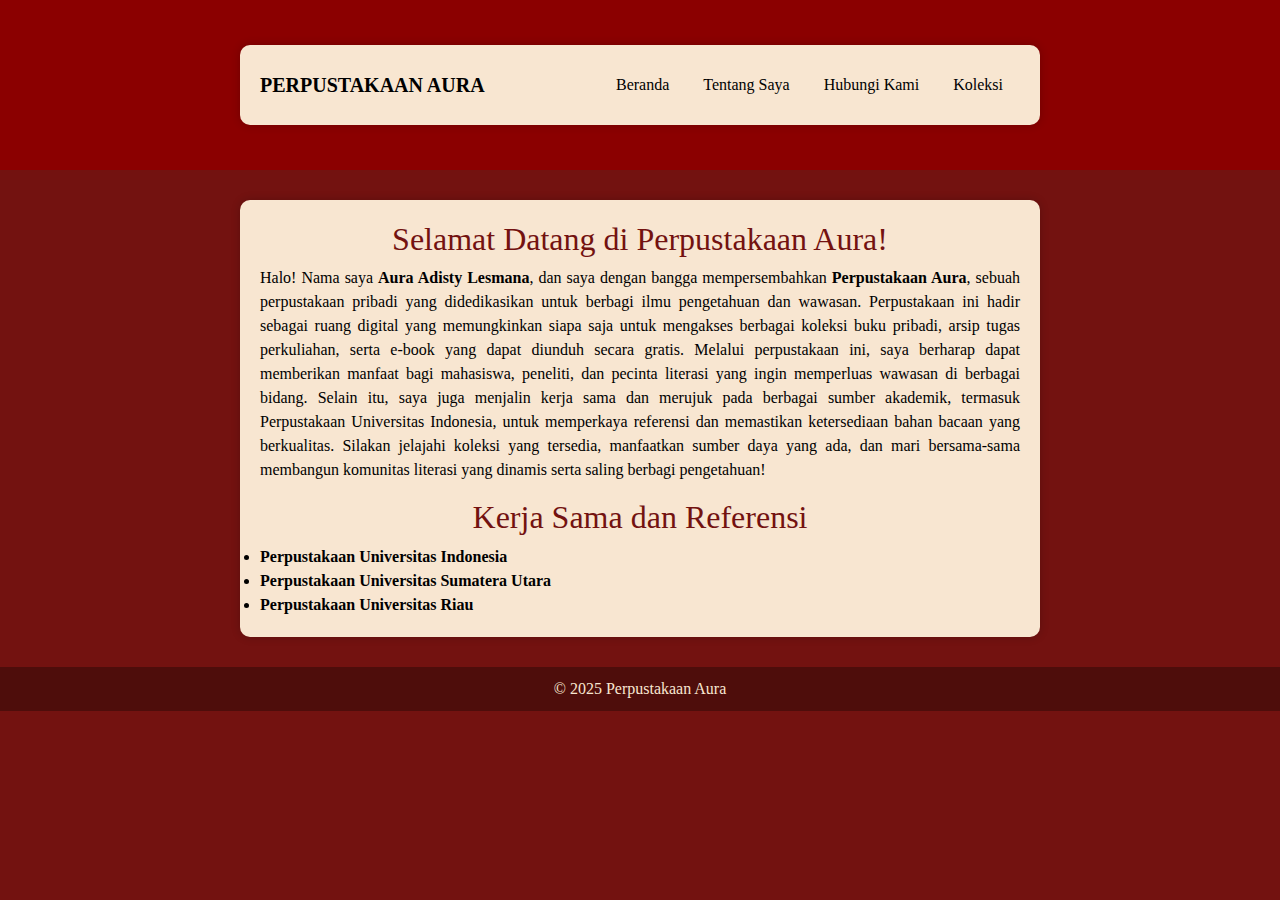
<file: index.html>
<!DOCTYPE html>
<html lang="id">
<head>
    <meta charset="UTF-8">
    <meta name="viewport" content="width=device-width, initial-scale=1.0">
    <title>Perpustakaan Aura</title>
    <link href="https://cdn.jsdelivr.net/npm/bootstrap@5.3.3/dist/css/bootstrap.min.css" rel="stylesheet">
   <link rel="stylesheet" href="style.css">
</head>
<body>
    <nav class="navbar navbar-expand-lg">
        <div class="container">
            <a class="navbar-brand" href="index.html">PERPUSTAKAAN AURA</a>
            <button class="navbar-toggler" type="button" data-bs-toggle="collapse" data-bs-target="#navbarNav">
                <span class="navbar-toggler-icon"></span>
            </button>
            <div class="collapse navbar-collapse" id="navbarNav">
                <ul class="navbar-nav ms-auto">
                    <li class="nav-item">
                        <a class="btn btn-custom mx-1" href="index.html">Beranda</a>
                    </li>
                     <li class="nav-item">
                        <a class="btn btn-custom mx-1" href="Tentang-saya.html">Tentang Saya</a>
                    </li>
                    <li class="nav-item">
                        <a class="btn btn-custom mx-1" href="Hubungi-kami.html">Hubungi Kami</a>
                    </li>
                     <li class="nav-item">
                        <a class="btn btn-custom mx-1" href="koleksi.html">Koleksi</a>
                    </li>
                </ul>
            </div>
        </div>
    </nav>
    <div class="container">
        <section>
            <h2>Selamat Datang di Perpustakaan Aura!</h2>
            <p>Halo! Nama saya <b>Aura Adisty Lesmana</b>, dan saya dengan bangga mempersembahkan <b>Perpustakaan Aura</b>, sebuah perpustakaan pribadi yang didedikasikan untuk berbagi ilmu pengetahuan dan wawasan. 
                Perpustakaan ini hadir sebagai ruang digital yang memungkinkan siapa saja untuk mengakses berbagai koleksi buku pribadi, arsip tugas perkuliahan, serta e-book yang dapat diunduh secara gratis. 
                Melalui perpustakaan ini, saya berharap dapat memberikan manfaat bagi mahasiswa, peneliti, dan pecinta literasi yang ingin memperluas wawasan di berbagai bidang. 
                Selain itu, saya juga menjalin kerja sama dan merujuk pada berbagai sumber akademik, termasuk Perpustakaan Universitas Indonesia, untuk memperkaya referensi dan memastikan ketersediaan bahan bacaan yang berkualitas. 
                Silakan jelajahi koleksi yang tersedia, manfaatkan sumber daya yang ada, dan mari bersama-sama membangun komunitas literasi yang dinamis serta saling berbagi pengetahuan!</p>
        </section>

        <section>
            <h2>Kerja Sama dan Referensi</h2> 
         <li> <a href="https://lib.ui.ac.id/" target="_blank">Perpustakaan Universitas Indonesia</a>
        </li>
            <li> <a href="https://library.usu.ac.id/" target="_blank">Perpustakaan Universitas Sumatera Utara</a>
        </li>
            <li> <a href="https://lib.unri.ac.id/" target="_blank">Perpustakaan Universitas Riau</a> 
        </li>
        </section>
    </div>
    <footer>
        &copy; 2025 Perpustakaan Aura
    </footer>
 <!-- Default Statcounter code for Perpustakaan Aura
https://auraadisty.github.io/auralesmana/ -->
<script type="text/javascript">
var sc_project=13116289; 
var sc_invisible=0; 
var sc_security="cb7e7e70"; 
var scJsHost = "https://";
document.write("<sc"+"ript type='text/javascript' src='" + scJsHost+
"statcounter.com/counter/counter.js'></"+"script>");
</script>
<noscript><div class="statcounter"><a title="hit counter"
href="https://statcounter.com/" target="_blank"><img class="statcounter"
src="https://c.statcounter.com/13116289/0/cb7e7e70/0/" alt="hit counter"
referrerPolicy="no-referrer-when-downgrade"></a></div></noscript>
<!-- End of Statcounter Code -->
    <script src="https://cdn.jsdelivr.net/npm/bootstrap@5.3.3/dist/js/bootstrap.bundle.min.js"></script>
</body>
</html>
</file>
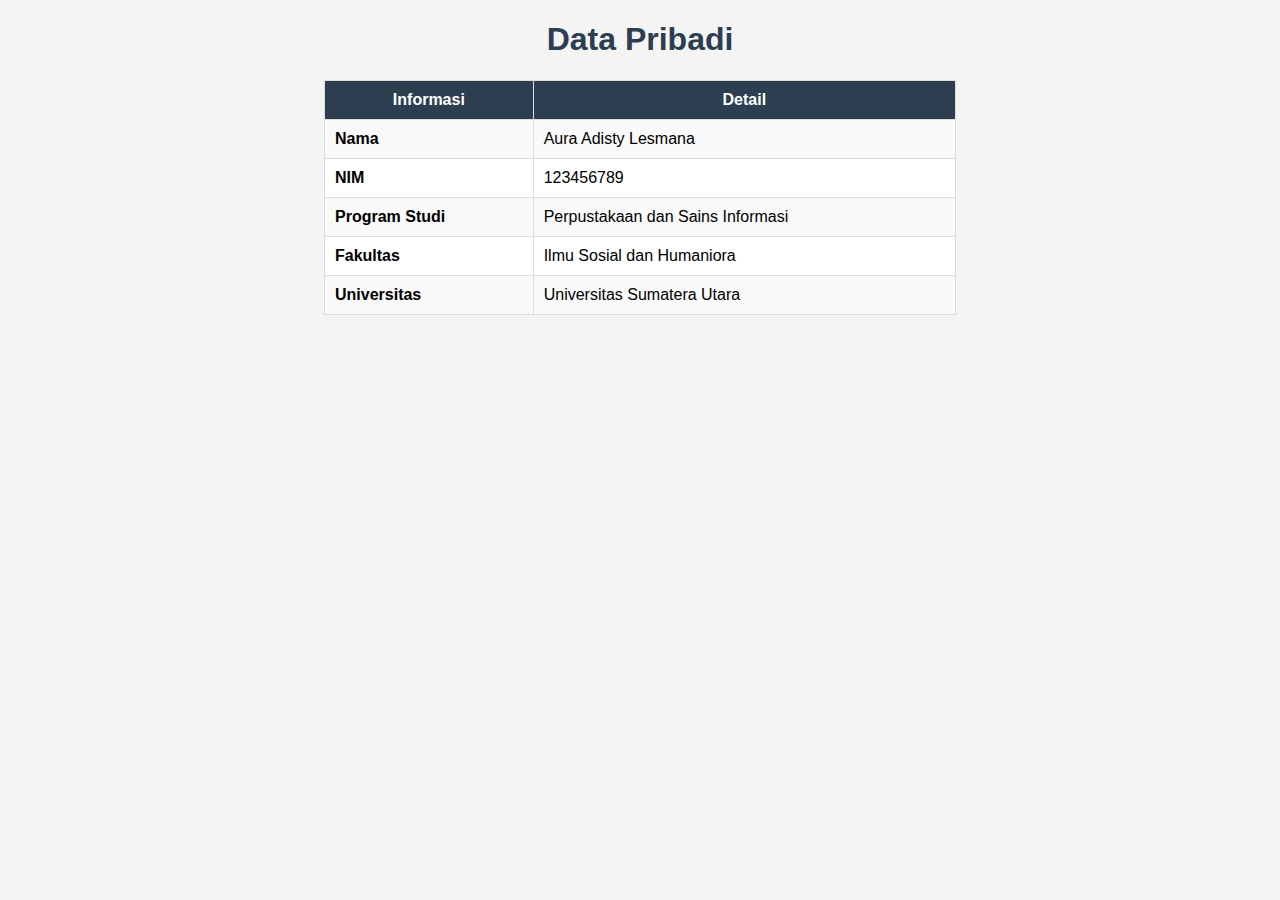
<file: about-me.html>
<!DOCTYPE html>
<html lang="id">
<head>
    <meta charset="UTF-8">
    <meta name="viewport" content="width=device-width, initial-scale=1.0">
    <title>Data Pribadi</title>
    <style>
        body {
            font-family: Arial, sans-serif;
            background-color: #f4f4f4;
            text-align: center;
        }
        h1 {
            color: #2c3e50;
        }
        table {
            width: 50%;
            margin: 20px auto;
            border-collapse: collapse;
            background: white;
        }
        th, td {
            border: 1px solid #ddd;
            padding: 10px;
            text-align: left;
        }
        th {
            background-color: #2c3e50;
            color: white;
            text-align: center;
        }
        tr:nth-child(even) {
            background-color: #f9f9f9;
        }
    </style>
</head>
<body>

    <h1>Data Pribadi</h1>

    <table>
        <tr>
            <th>Informasi</th>
            <th>Detail</th>
        </tr>
        <tr>
            <td><b>Nama</b></td>
            <td>Aura Adisty Lesmana</td>
        </tr>
        <tr>
            <td><b>NIM</b></td>
            <td>123456789</td>
        </tr>
        <tr>
            <td><b>Program Studi</b></td>
            <td>Perpustakaan dan Sains Informasi</td>
        </tr>
        <tr>
            <td><b>Fakultas</b></td>
            <td>Ilmu Sosial dan Humaniora</td>
        </tr>
        <tr>
            <td><b>Universitas</b></td>
            <td>Universitas Sumatera Utara</td>
        </tr>
    </table>

</body>
</html>
</file>
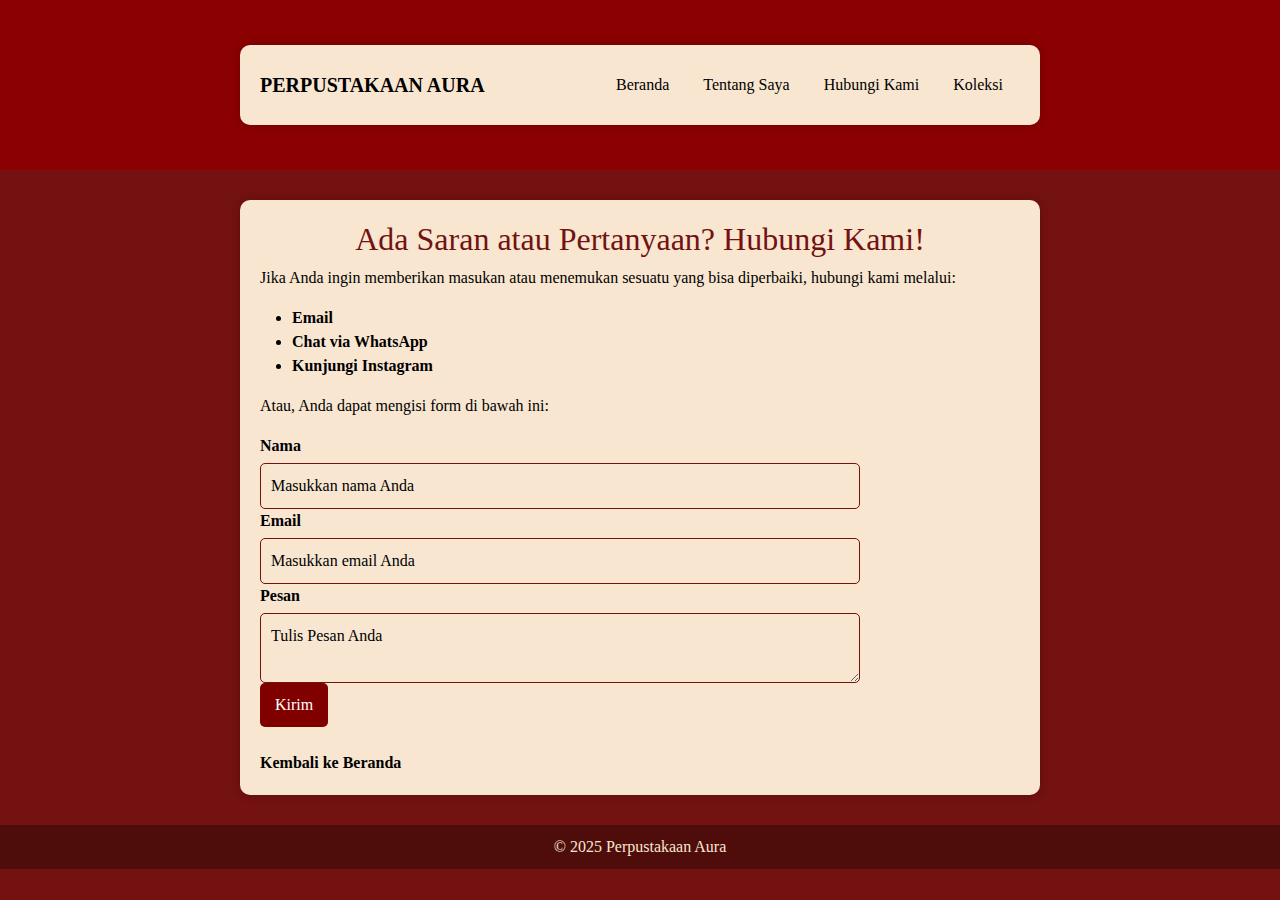
<file: Hubungi-kami.html>
<!DOCTYPE html>
<html lang="id">
<head>
    <meta charset="UTF-8">
    <meta name="viewport" content="width=device-width, initial-scale=1.0">
    <title>Hubungi Kami</title>
    <link href="https://cdn.jsdelivr.net/npm/bootstrap@5.3.3/dist/css/bootstrap.min.css" rel="stylesheet">
   <link rel="stylesheet" href="style.css">
</head>
<body>
    <nav class="navbar navbar-expand-lg">
        <div class="container">
            <a class="navbar-brand" href="index.html">PERPUSTAKAAN AURA</a>
            <button class="navbar-toggler" type="button" data-bs-toggle="collapse" data-bs-target="#navbarNav">
                <span class="navbar-toggler-icon"></span>
            </button>
            <div class="collapse navbar-collapse" id="navbarNav">
                <ul class="navbar-nav ms-auto">
                    <li class="nav-item">
                        <a class="btn btn-custom mx-1" href="index.html">Beranda</a>
                    </li>
                     <li class="nav-item">
                        <a class="btn btn-custom mx-1" href="Tentang-saya.html">Tentang Saya</a>
                    </li>
                    <li class="nav-item">
                        <a class="btn btn-custom mx-1" href="Hubungi-kami.html">Hubungi Kami</a>
                    </li>
                     <li class="nav-item">
                        <a class="btn btn-custom mx-1" href="koleksi.html">Koleksi</a>
                    </li>
                </ul>
            </div>
        </div>
    </nav>
    <div class="container">
    <h2>Ada Saran atau Pertanyaan? Hubungi Kami!</h2>
    <p>Jika Anda ingin memberikan masukan atau menemukan sesuatu yang bisa diperbaiki, hubungi kami melalui:</p>
    <ul>
        <li><a href="mailto:adistyauralesmana@gmail.com">Email</a></li>
        <li><a href="https://wa.me/6282169656152" target="_blank">Chat via WhatsApp</a></li>
        <li><a href="https://www.instagram.com/au_rajin">Kunjungi Instagram</a></li>
    </ul>
    <p>Atau, Anda dapat mengisi form di bawah ini:</p>
     <form action="https://formsubmit.co/adistyauralesmana@gmail.com" method="POST">
         <label for="nama" style="font-weight: bold;">Nama</label>
       <input type="text" name="nama" placeholder="Masukkan nama Anda">
        
       <label for="email" style="font-weight: bold;">Email</label>
        <input type="email" name="email" placeholder="Masukkan email Anda">

         <label for="pesan" style="font-weight: bold;">Pesan</label>
       <textarea name="pesan" placeholder="Tulis Pesan Anda"></textarea>

        <button type="submit">Kirim</button>
    </form>

    <br>
    <a href="index.html">Kembali ke Beranda</a>
</div>
    <footer>
        &copy; 2025 Perpustakaan Aura
    </footer>

    <script src="https://cdn.jsdelivr.net/npm/bootstrap@5.3.3/dist/js/bootstrap.bundle.min.js"></script>
</body>
</html>
</file>
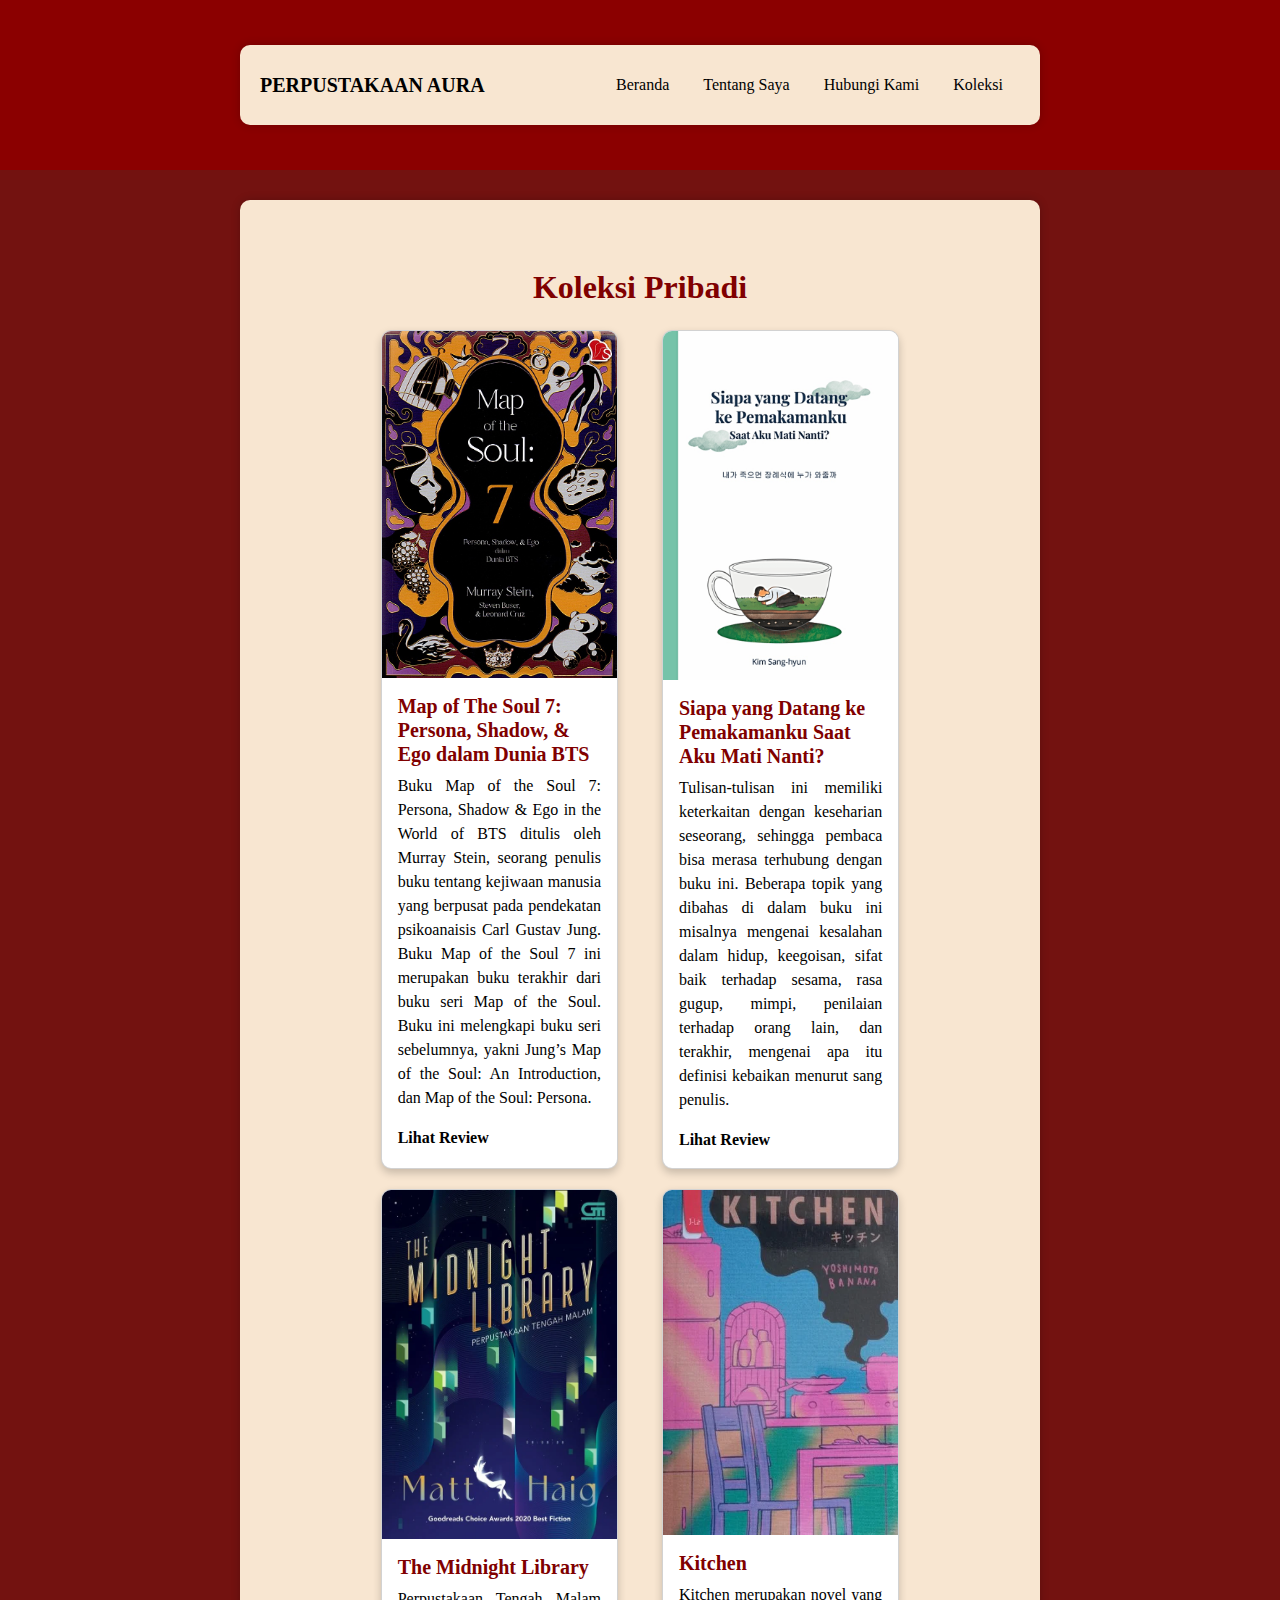
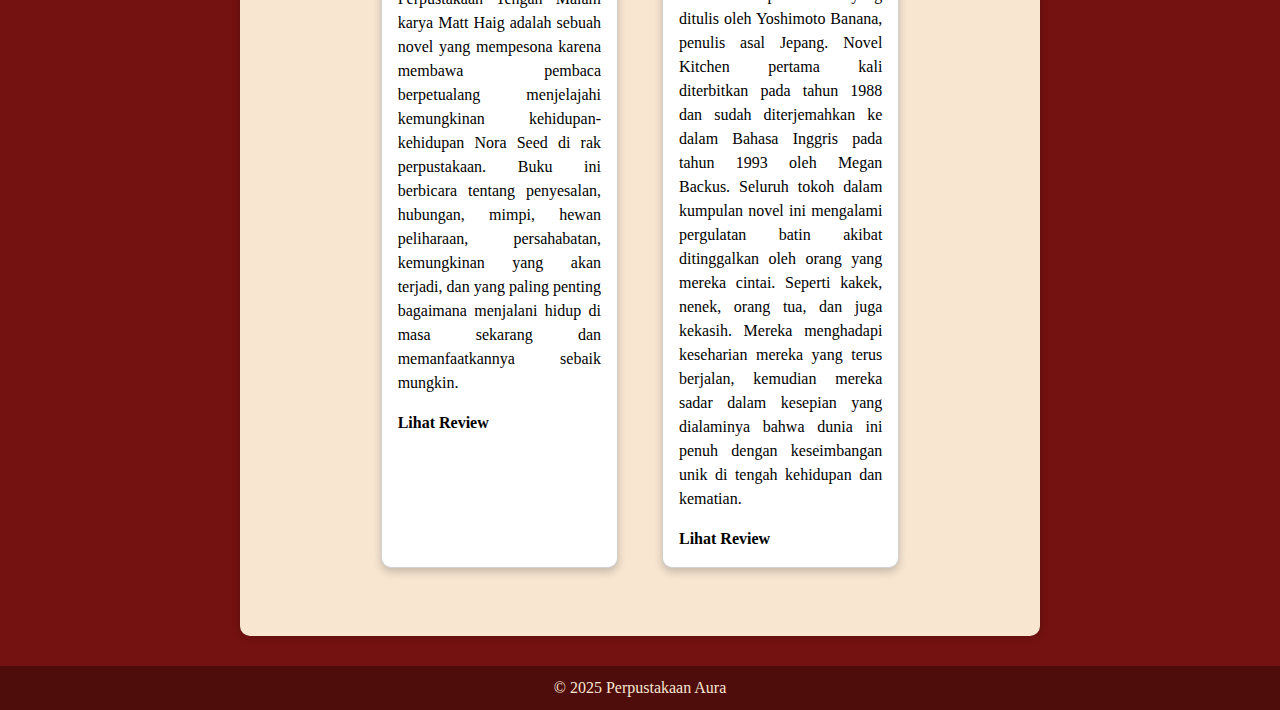
<file: koleksi.html>
<!DOCTYPE html>
<html lang="id">
<head>
    <meta charset="UTF-8">
    <meta name="viewport" content="width=device-width, initial-scale=1.0">
    <title>Perpustakaan Aura</title>
    <link href="https://cdn.jsdelivr.net/npm/bootstrap@5.3.3/dist/css/bootstrap.min.css" rel="stylesheet">
   <link rel="stylesheet" href="style.css">
</head>
<body>
    <nav class="navbar navbar-expand-lg">
        <div class="container">
            <a class="navbar-brand" href="index.html">PERPUSTAKAAN AURA</a>
            <button class="navbar-toggler" type="button" data-bs-toggle="collapse" data-bs-target="#navbarNav">
                <span class="navbar-toggler-icon"></span>
            </button>
            <div class="collapse navbar-collapse" id="navbarNav">
                <ul class="navbar-nav ms-auto">
                    <li class="nav-item">
                        <a class="btn btn-custom mx-1" href="index.html">Beranda</a>
                    </li>
                     <li class="nav-item">
                        <a class="btn btn-custom mx-1" href="Tentang-saya.html">Tentang Saya</a>
                    </li>
                    <li class="nav-item">
                        <a class="btn btn-custom mx-1" href="Hubungi-kami.html">Hubungi Kami</a>
                    </li>
                     <li class="nav-item">
                        <a class="btn btn-custom mx-1" href="koleksi.html">Koleksi</a>
                    </li>
                </ul>
            </div>
        </div>
    </nav>
      <div class="container">
    <section class="my-5">
        <h2 class="text-center mb-4" style="color: #800000; font-weight: bold;">Koleksi Pribadi</h2>
        <div class="row justify-content-center">
            <!-- Kolom pertama -->
            <div class="col-md-4 d-flex justify-content-center">
                <div class="card" style="width: 18rem;">
                    <img src="gambar/MOTS 7.jpg" class="card-img-top" alt="Map of The Soul 7: Persona, Shadow, & Ego dalam Dunia BTS">
                    <div class="card-body">
                        <h5 class="card-title" style="color: #800000; font-weight: bold;">Map of The Soul 7: Persona, Shadow, & Ego dalam Dunia BTS</h5>
                        <p class="card-text">Buku Map of the Soul 7: Persona, Shadow & Ego in the World of BTS ditulis oleh Murray Stein, seorang penulis buku tentang kejiwaan manusia yang berpusat pada pendekatan psikoanaisis Carl Gustav Jung. 
                            Buku Map of the Soul 7 ini merupakan buku terakhir dari buku seri Map of the Soul. Buku ini melengkapi buku seri sebelumnya, yakni Jung’s Map of the Soul: An Introduction, dan Map of the Soul: Persona.</p>
                        <a href="https://www.gramedia.com/best-seller/review-buku-map-of-the-soul-7-persona-shadow-ego/" target="_blank" class="btn-Lihat-Review">Lihat Review</a>
                    </div>
                </div>
            </div>
               
                <div class="col-md-4 d-flex justify-content-center">
                <div class="card" style="width: 18rem;">
                        <img src="gambar/gambar buku 2.webp" class="card-img-top" alt="Siapa yang Datang ke Pemakamanku Saat Aku Mati Nanti?">
                        <div class="card-body">
                            <h5 class="card-title" style="color: #800000; font-weight: bold;">Siapa yang Datang ke Pemakamanku Saat Aku Mati Nanti?</h5>
                            <p class="card-text">Tulisan-tulisan ini memiliki keterkaitan dengan keseharian seseorang, sehingga pembaca bisa merasa terhubung dengan buku ini.
                                Beberapa topik yang dibahas di dalam buku ini misalnya mengenai kesalahan dalam hidup, keegoisan, sifat baik terhadap sesama, rasa gugup, mimpi, penilaian terhadap orang lain, dan terakhir, mengenai apa itu definisi kebaikan menurut sang penulis.</p>
                            <a href="https://www.gramedia.com/best-seller/review-buku-siapa-yang-datang-ke-pemakamanku-saat-aku-mati-nanti/" target="_blank" class="btn-Lihat-Review">Lihat Review</a>
                        </div>
                    </div>
                </div>
            
              <div class="col-md-4 d-flex justify-content-center">
                <div class="card" style="width: 18rem;">
                        <img src="gambar/gambar buku 4.webp" class="card-img-top" alt="The Midnight Library">
                        <div class="card-body">
                            <h5 class="card-title" style="color: #800000; font-weight: bold;">The Midnight Library</h5>
                            <p class="card-text">Perpustakaan Tengah Malam karya Matt Haig adalah sebuah novel yang mempesona karena membawa pembaca berpetualang menjelajahi kemungkinan kehidupan-kehidupan Nora Seed di rak perpustakaan. 
                                Buku ini berbicara tentang penyesalan, hubungan, mimpi, hewan peliharaan, persahabatan, kemungkinan yang akan terjadi, dan yang paling penting bagaimana menjalani hidup di masa sekarang dan memanfaatkannya sebaik mungkin.</p>
                            <a href="https://www.gramedia.com/best-seller/review-novel-the-midnight-library-karya-matt-haig/" target="_blank" class="btn-Lihat-Review">Lihat Review</a>
                        </div>
                    </div>
                </div>
            
                <div class="col-md-4 d-flex justify-content-center">
                <div class="card" style="width: 18rem;">
                        <img src="gambar/gambar buku 3.webp" class="card-img-top" alt="Kitchen">
                        <div class="card-body">
                            <h5 class="card-title" style="color: #800000; font-weight: bold;">Kitchen</h5>
                            <p class="card-text"> Kitchen merupakan novel yang ditulis oleh Yoshimoto Banana, penulis asal Jepang. 
                                Novel Kitchen pertama kali diterbitkan pada tahun 1988 dan sudah diterjemahkan ke dalam Bahasa Inggris pada tahun 1993 oleh Megan Backus. 
                                Seluruh tokoh dalam kumpulan novel ini mengalami pergulatan batin akibat ditinggalkan oleh orang yang mereka cintai. 
                                Seperti kakek, nenek, orang tua, dan juga kekasih. Mereka menghadapi keseharian mereka yang terus berjalan, kemudian mereka sadar dalam kesepian yang dialaminya bahwa dunia ini penuh dengan keseimbangan unik di tengah kehidupan dan kematian.</p>
                            <a href="https://www.gramedia.com/best-seller/review-novel-kitchen-karya-yoshimoto-banana/" target="_blank" class="btn-Lihat-Review">Lihat Review</a>
                        </div>
                    </div>
                </div>
            </div>
        </section>
    </div>

    <footer>
        &copy; 2025 Perpustakaan Aura
    </footer>

    <script src="https://cdn.jsdelivr.net/npm/bootstrap@5.3.3/dist/js/bootstrap.bundle.min.js"></script>
</body>
</html>
</file>
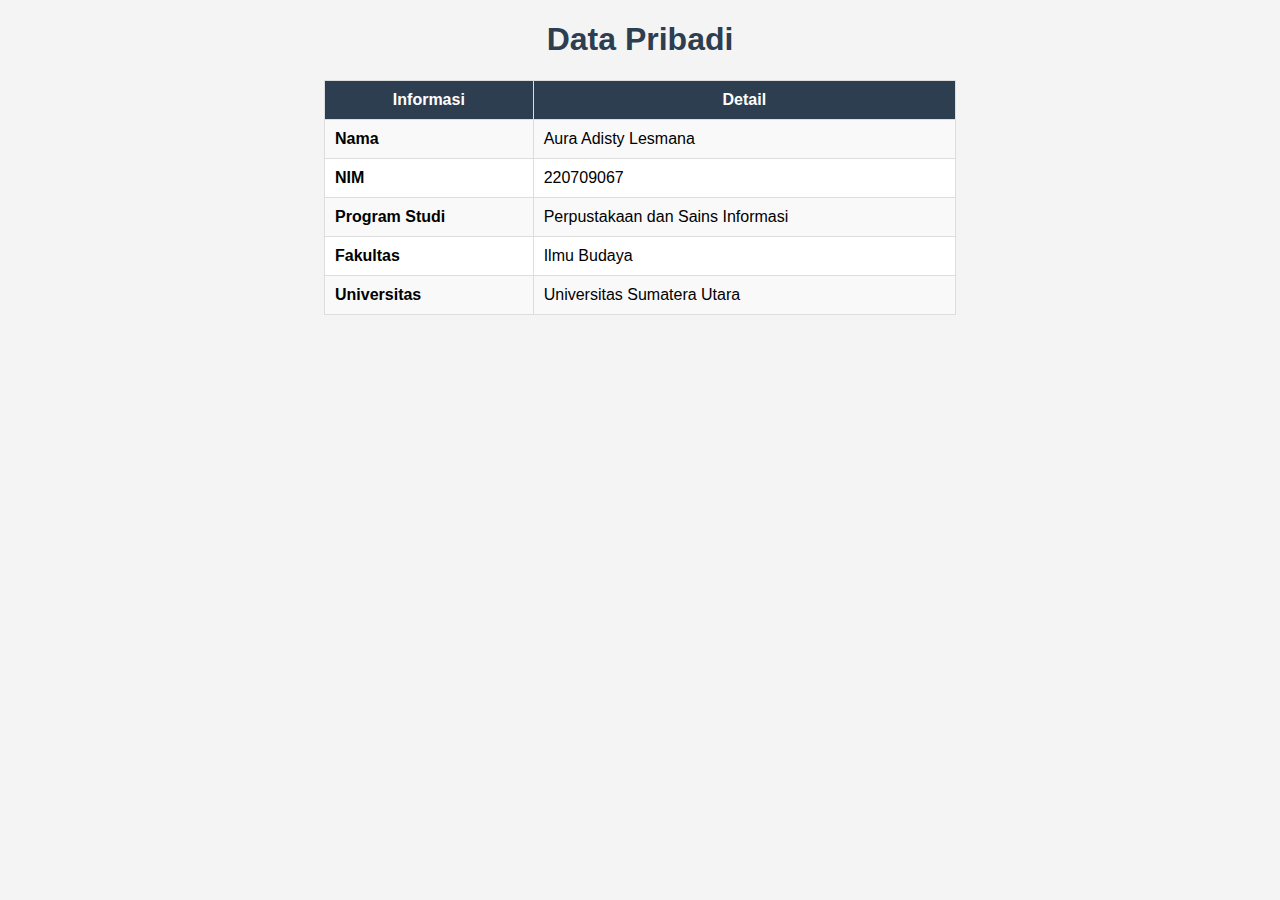
<file: tentang-saya.html>
<!DOCTYPE html>
<html lang="id">
<head>
    <meta charset="UTF-8">
    <meta name="viewport" content="width=device-width, initial-scale=1.0">
    <title>Data Pribadi</title>
    <style>
        body {
            font-family: Arial, sans-serif;
            background-color: #f4f4f4;
            text-align: center;
        }
        h1 {
            color: #2c3e50;
        }
        table {
            width: 50%;
            margin: 20px auto;
            border-collapse: collapse;
            background: white;
        }
        th, td {
            border: 1px solid #ddd;
            padding: 10px;
            text-align: left;
        }
        th {
            background-color: #2c3e50;
            color: white;
            text-align: center;
        }
        tr:nth-child(even) {
            background-color: #f9f9f9;
        }
    </style>
</head>
<body>

    <h1>Data Pribadi</h1>

    <table>
        <tr>
            <th>Informasi</th>
            <th>Detail</th>
        </tr>
        <tr>
            <td><b>Nama</b></td>
            <td>Aura Adisty Lesmana</td>
        </tr>
        <tr>
            <td><b>NIM</b></td>
            <td>220709067</td>
        </tr>
        <tr>
            <td><b>Program Studi</b></td>
            <td>Perpustakaan dan Sains Informasi</td>
        </tr>
        <tr>
            <td><b>Fakultas</b></td>
            <td>Ilmu Budaya</td>
        </tr>
        <tr>
            <td><b>Universitas</b></td>
            <td>Universitas Sumatera Utara</td>
        </tr>
    </table>

</body>
</html>
</file>
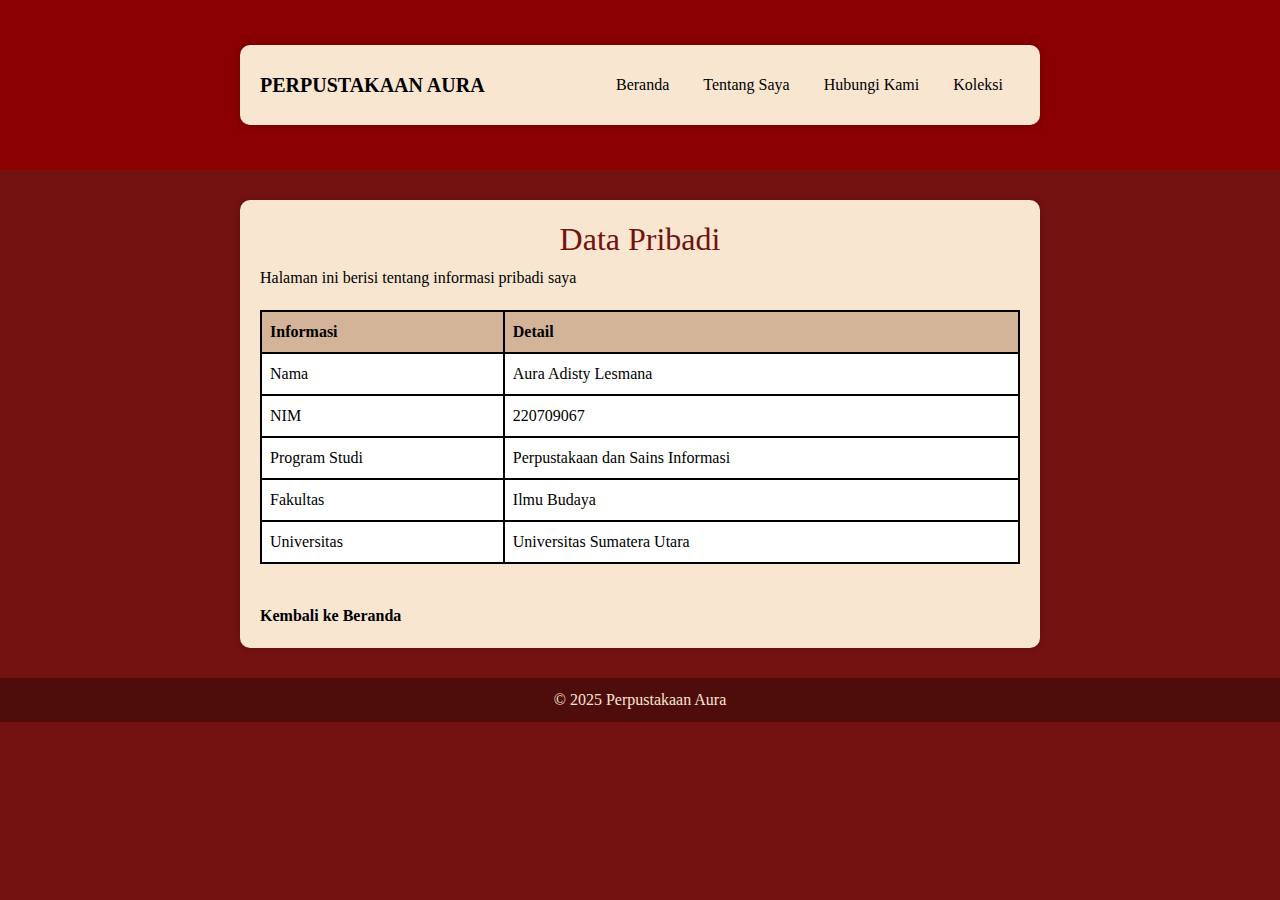
<file: Tentang-saya.html>
<!DOCTYPE html>
<html lang="id">
<head>
    <meta charset="UTF-8">
    <meta name="viewport" content="width=device-width, initial-scale=1.0">
    <title>Tentang Saya</title>
    <link href="https://cdn.jsdelivr.net/npm/bootstrap@5.3.3/dist/css/bootstrap.min.css" rel="stylesheet">
   <link rel="stylesheet" href="style.css">
</head>
<body>
    <nav class="navbar navbar-expand-lg">
        <div class="container">
            <a class="navbar-brand" href="index.html">PERPUSTAKAAN AURA</a>
            <button class="navbar-toggler" type="button" data-bs-toggle="collapse" data-bs-target="#navbarNav">
                <span class="navbar-toggler-icon"></span>
            </button>
            <div class="collapse navbar-collapse" id="navbarNav">
                <ul class="navbar-nav ms-auto">
                    <li class="nav-item">
                        <a class="btn btn-custom mx-1" href="index.html">Beranda</a>
                    </li>
                     <li class="nav-item">
                        <a class="btn btn-custom mx-1" href="Tentang-saya.html">Tentang Saya</a>
                    </li>
                    <li class="nav-item">
                        <a class="btn btn-custom mx-1" href="Hubungi-kami.html">Hubungi Kami</a>
                    </li>
                     <li class="nav-item">
                        <a class="btn btn-custom mx-1" href="koleksi.html">Koleksi</a>
                    </li>
                </ul>
            </div>
        </div>
    </nav>
<div class="container">
    <h2>Data Pribadi</h2>
    <p>Halaman ini berisi tentang informasi pribadi saya</p>
    <table class="table">
        <tr>
            <th>Informasi</th>
            <th>Detail</th>
        </tr>
        <tr>
            <td>Nama</td>
            <td>Aura Adisty Lesmana</td>
        </tr>
        <tr>
            <td>NIM</td>
            <td>220709067</td>
        </tr>
        <tr>
            <td>Program Studi</td>
            <td>Perpustakaan dan Sains Informasi</td>
        </tr>
        <tr>
            <td>Fakultas</td>
            <td>Ilmu Budaya</td>
        </tr>
        <tr>
            <td>Universitas</td>
            <td>Universitas Sumatera Utara</td>
        </tr>
    </table>
    <br>
    <a href="index.html">Kembali ke Beranda</a>
</div>
 <footer>
        &copy; 2025 Perpustakaan Aura
    </footer>

    <script src="https://cdn.jsdelivr.net/npm/bootstrap@5.3.3/dist/js/bootstrap.bundle.min.js"></script>
</body>
</html>
</file>
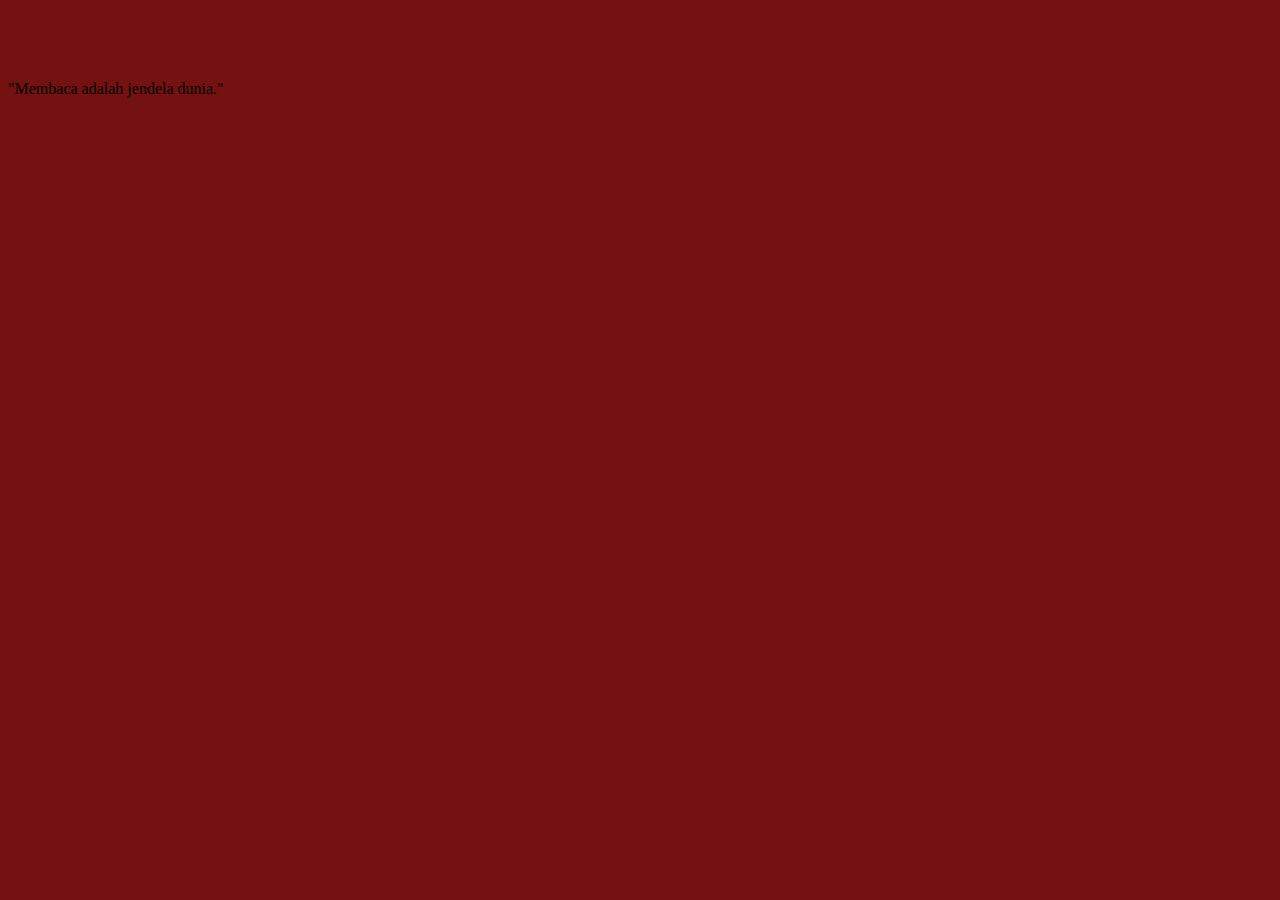
<file: welcome.html>
<!DOCTYPE html>
<html lang="id">
<head>
  <meta charset="UTF-8">
  <meta http-equiv="refresh" content="4;url=index.html">
  <meta name="viewport" content="width=device-width, initial-scale=1.0">
  <title>Perpustakaan Aura</title>
  <link rel="stylesheet" href="style.css">
</head>
<body class="welcome-page">
  <div class="welcome-container">
    <h1>Perpustakaan Aura</h1>
    <p class="quote">"Membaca adalah jendela dunia."</p>
    <div class="loader-bar"></div>
  </div>
</body>
</html>
</file>
<file: style.css>
body {
    font-family: "Times New Roman", Times;
    background-color: #731210; 
    color: white;
    text-align: center;
    margin: 30;
    padding: 20;
}

.container {
    background-color: #f8e6d1; 
    width: 80%;
    max-width: 800px;
    margin: 30px auto;
    padding: 20px;
    border-radius: 10px;
    box-shadow: 0px 0px 10px rgba(0, 0, 0, 0.2);
    color: black; 
    text-align: justify;
}

header {
    background-color: #4e0d0b; 
    padding: 15px;
    text-align: center;
}

header h1 {
    color: #f8e6d1; 
    margin: 0;
}

h2 {
    color: #731210; 
    text-align: center;
}

a {
    color: #731210;
    text-decoration: none;
    font-weight: bold;
}

a:hover {
    text-decoration: underline;
}

/* Styling untuk navigasi */
.navbar {
    background-color: #8b0000; /* Warna merah gelap */
    padding: 15px;
    text-align: center;
}

/* Container menu agar rata tengah */
.nav-container {
    display: flex;
    justify-content: center;
    gap: 15px;
}

/* Styling untuk tombol navigasi */
.nav-container a {
    background-color: #731210; 
    color: krem; /* Warna teks */
    font-weight: bold;
    padding: 10px 20px;
    border-radius: 8px; /* Membuat sudut agak melengkung */
    font-size: 18px;
    text-decoration: none;
    border: 2px solid maroon;
    transition: background-color 0.3s ease, color 0.3s ease;
}

/* Efek hover untuk tombol navigasi */
.nav-container a:hover {
    background-color: #e0c3a0; /* Warna krem lebih gelap saat hover */
    color: white;
}

form {
    width: 80%; 
    max-width: 600px; 
}
 .form-label {
    font-weight: bold;
  }

input, textarea {
    font-family: inherit;
    width: 100%; 
    padding: 10px;
    border: 1px solid #731210; 
    border-radius: 5px;
    font-size: 16px;
    background-color: #f8e6d1; 
    color: #731210; 
    display: block;
    margin: auto;
}

input:focus, textarea:focus {
    border-color: #A52A2A; 
    outline: none;
    box-shadow: 0px 0px 5px rgba(165, 42, 42, 0.5);
}

label {
    margin-bottom: 5px;
}

button {
    background-color: maroon; 
    color: white; 
    padding: 10px 15px;
    border: none;
    border-radius: 5px;
    cursor: pointer;
    transition: background 0.3s;
}

button:hover {
    background-color: #731210;
}

h1, h2, h3, h4, h5, h6 {
    color: #731210; 
}

p, label, li, span, input::placeholder, textarea::placeholder {
    color: black;
}

p {
    text-align: justify;
}

.container a {
    color: black; 
}

.container a:hover {
    color: #731210; 
}

.container {
    text-align: left;
}

.container form {
    display: block;
}

.table {
    background-color: #f8e7d1 !important;
}

.table th {
    background-color: #d4b499 !important;
}

.table td {
    border: 2px solid black !important;
}

.table tbody tr:hover {
    background-color: #e6c7a6 !important;
}

table th {
    background-color: #d4b499;
    color: black;
    padding: 14px;
    text-align: left;
    transition: background-color 0.3s ease, color 0.3s ease;
}

table th:hover {
    background-color: #b89575; 
    color: white;
}

table {
    width: 80%;
    margin: 20px auto; 
    border-collapse: collapse; 
}

table td, table th {
    border: 2px solid black;
    padding: 14px;
    font-size: 16px;
    transition: background-color 0.3s ease, color 0.3s ease;
}

table td:hover {
    background-color: #e6c7a6; 
    color: black;
}

.logo-gif {
    width: 70px; 
    height: auto;
    position: absolute;
    top: 10px;
    left: 10px;
}

.koleksi-container {
    display: flex;
    justify-content: center; 
    flex-wrap: wrap; 
    gap: 40px; 
    padding: 40px; 
    max-width: 90%; 
    margin: 0 auto; 
}
.row {
    display: flex;
    flex-wrap: wrap;
    justify-content: center;
    gap: 20px;
}

.card {
    width: 250px; 
    border-radius: 10px;
    overflow: hidden;
    box-shadow: 0 4px 8px rgba(0, 0, 0, 0.2);
    transition: transform 0.3s ease-in-out, box-shadow 0.3s ease-in-out;
    background: white;
}

.card:hover {
    transform: scale(1.05);
    box-shadow: 0 6px 12px rgba(0, 0, 0, 0.3);
}

/* Untuk layar kecil (HP) */
@media (max-width: 768px) {
    .koleksi-container {
        flex-direction: column;
        align-items: center; 
        gap: 30px; 
    }

    .card {
        width: 80%; 
    }
}

.btn-baca {
    display: inline-block;
    background-color: #731210;
    color: white;
    padding: 8px 15px;
    text-decoration: none;
    border-radius: 5px;
    margin-top: 10px;
    transition: background-color 0.3s;
}

.btn-baca:hover {
    background-color: #a31e1e;
}

footer {
    background-color: #4e0d0b;
    color: #f8e6d1;
    padding: 10px;
    margin-top: 20px;
    text-align: center;
    width: 100%;
}
</file>
